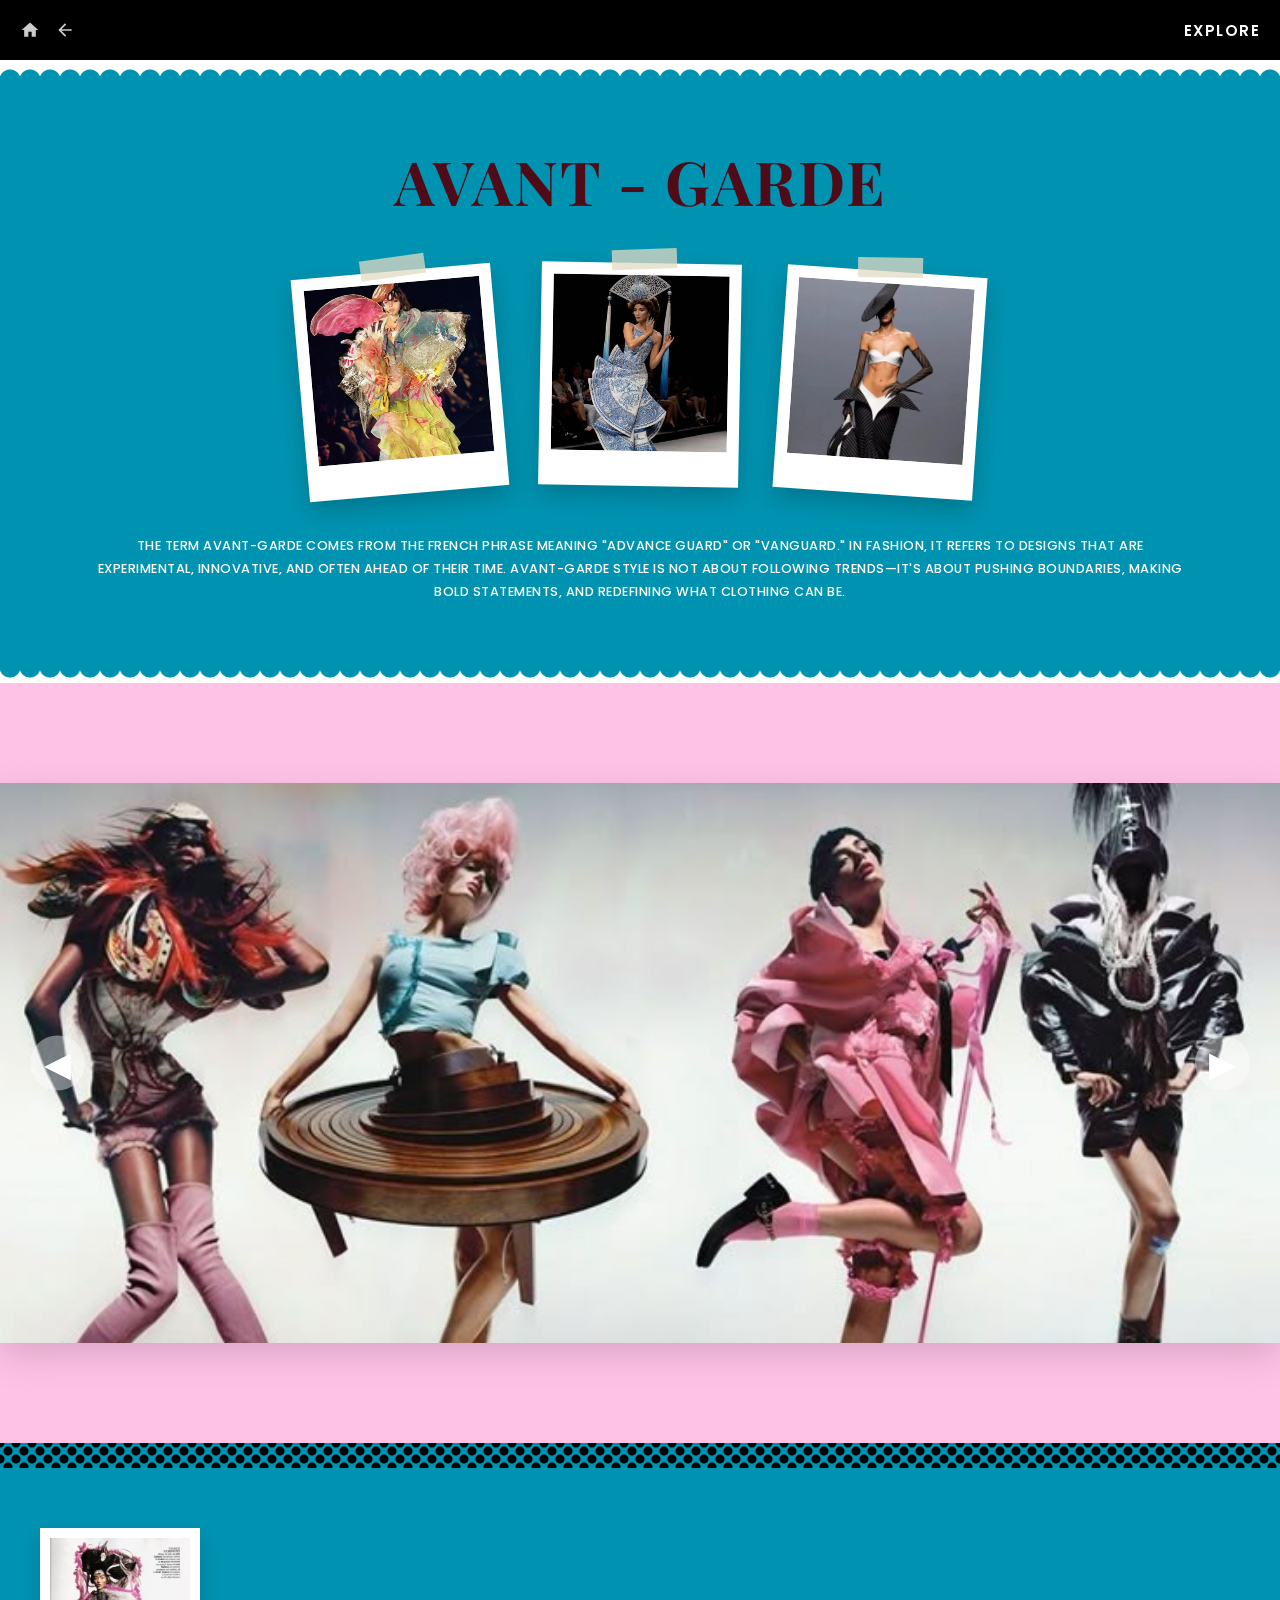
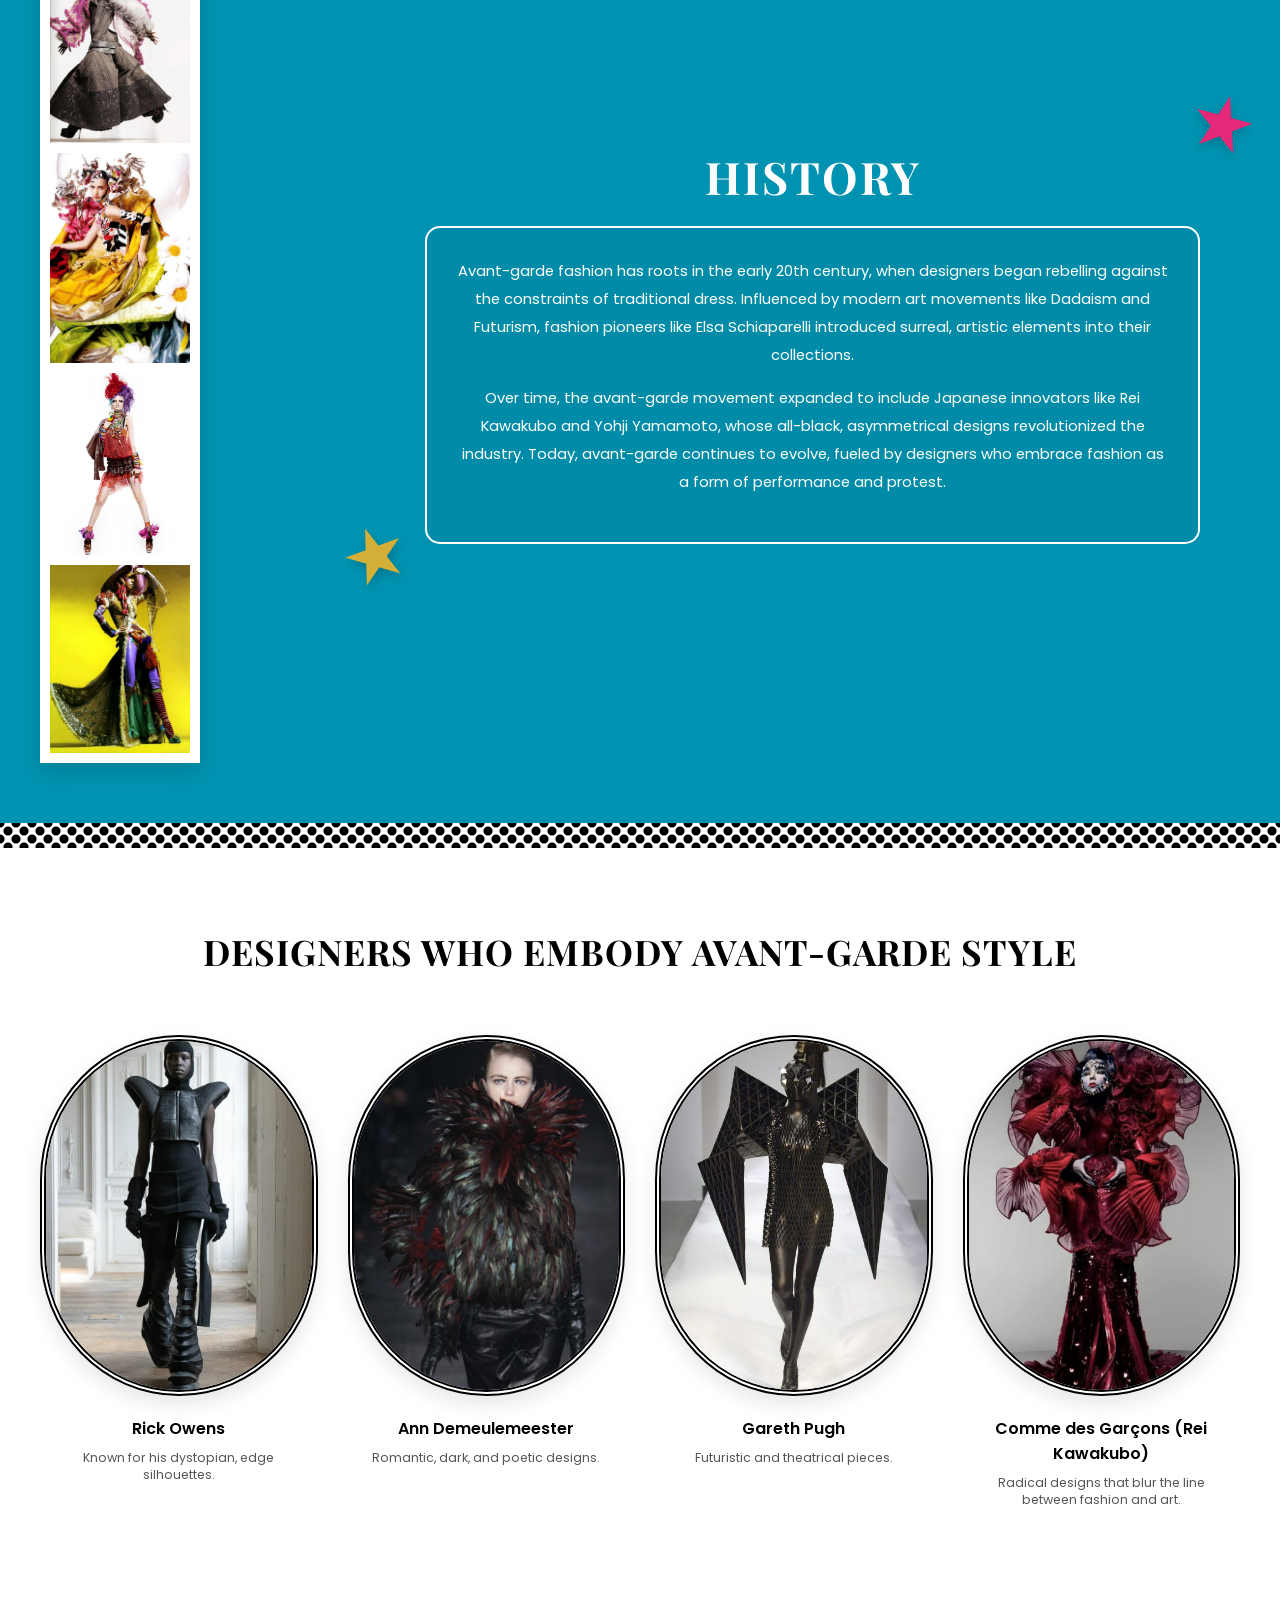
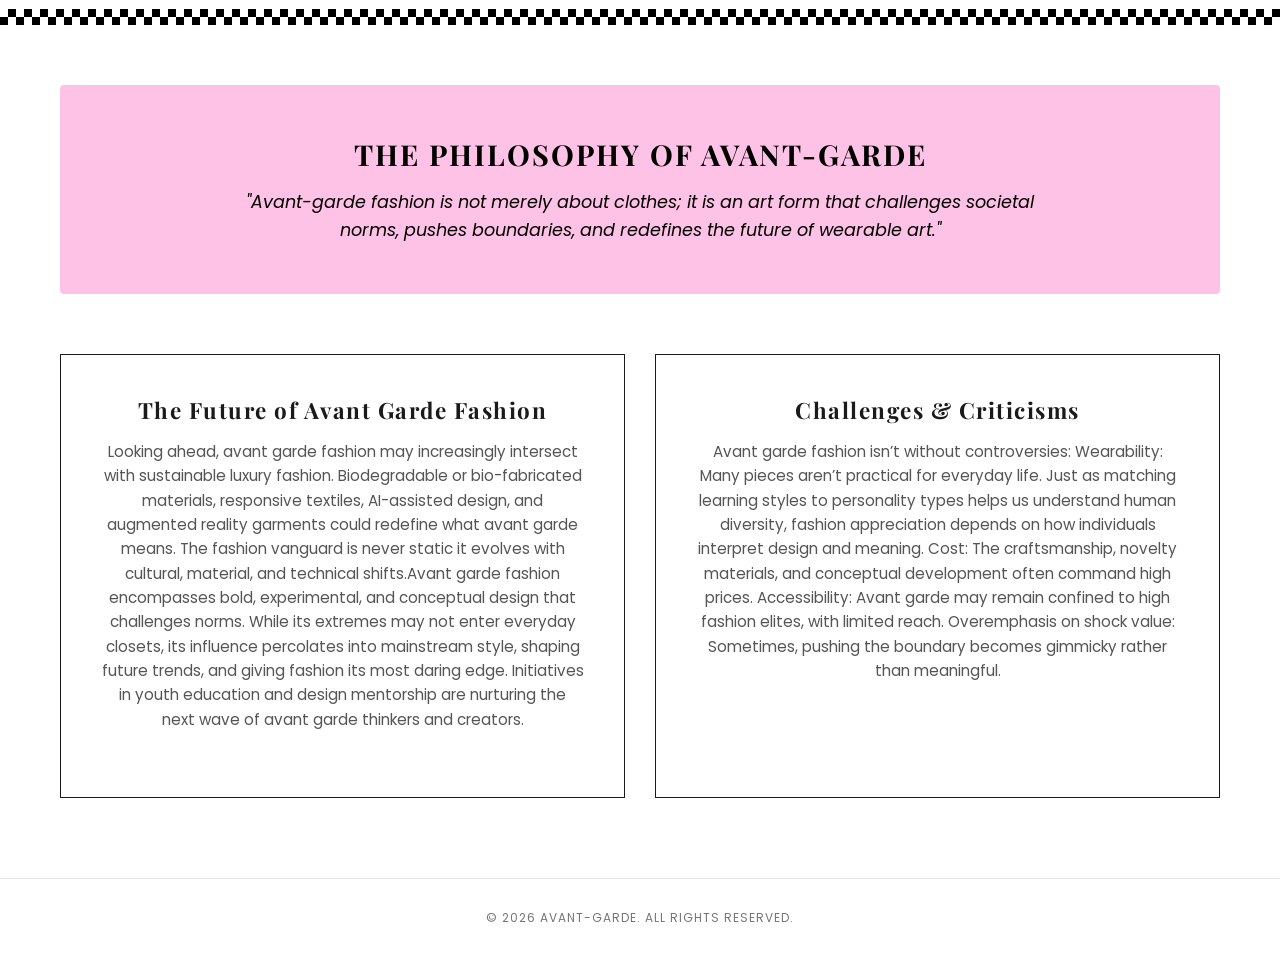
<file: avant-garde.html>
<!DOCTYPE html>
<html lang="en">
<head>
    <meta charset="UTF-8">
    <meta name="viewport" content="width=device-width, initial-scale=1.0">
    <title>Avant-Garde - The World of Fashion</title>
    <link rel="stylesheet" href="avant-garde.css">
    <link href="https://fonts.googleapis.com/css2?family=Playfair+Display:ital,wght@0,700;1,700&family=Poppins:wght@400;500;600&display=swap" rel="stylesheet">
</head>
<body>

    <!-- 1. TOP NAVIGATION BAR -->
    <header class="navbar">
        <div class="nav-container">
            <div class="nav-left">
                <a href="index.html" class="nav-btn" aria-label="Home">
                    <svg viewBox="0 0 24 24" width="20" height="20"><path d="M10 20v-6h4v6h5v-8h3L12 3 2 12h3v8z" fill="#fff"/></svg>
                </a>
                <a href="explore.html" class="nav-btn" aria-label="Back">
                    <svg viewBox="0 0 24 24" width="20" height="20"><path d="M20 11H7.83l5.59-5.59L12 4l-8 8 8 8 1.41-1.41L7.83 13H20v-2z" fill="#fff"/></svg>
                </a>
            </div>
            <a href="explore.html" class="nav-title">EXPLORE</a>
        </div>
    </header>

    <!-- 2. TEAL POLAROID TOP GALLERY -->
    <section class="gallery-top-section">
        <div class="torn-paper-top"></div>
        <h1 class="section-heading">AVANT - GARDE</h1>
        
        <div class="polaroid-row">
            <div class="polaroid-card rot-left">
                <div class="polaroid-img"><img src="pola1.jpg" alt="Avant-Garde Architectural Design"></div>
                <div class="tape"></div>
            </div>
            <div class="polaroid-card rot-straight">
                <div class="polaroid-img"><img src="pola2.jpg" alt="Avant-Garde Runway Segment"></div>
                <div class="tape"></div>
            </div>
            <div class="polaroid-card rot-right">
                <div class="polaroid-img"><img src="pola3.jpg" alt="Avant-Garde Sculptural Design"></div>
                <div class="tape"></div>
            </div>
        </div>

        <p class="intro-caption">
            THE TERM AVANT-GARDE COMES FROM THE FRENCH PHRASE MEANING "ADVANCE GUARD" OR "VANGUARD." IN FASHION, IT REFERS TO DESIGNS THAT ARE EXPERIMENTAL, INNOVATIVE, AND OFTEN AHEAD OF THEIR TIME. AVANT-GARDE STYLE IS NOT ABOUT FOLLOWING TRENDS—IT'S ABOUT PUSHING BOUNDARIES, MAKING BOLD STATEMENTS, AND REDEFINING WHAT CLOTHING CAN BE.
        </p>
        <div class="torn-paper-bottom"></div>
    </section>

    <!-- 3. CENTERED HERO 3-IMAGE SLIDER SECTION -->
    <section class="hero-carousel">
        <div class="carousel-container">
            <div class="carousel-track">
                <!-- Slide 1 (Active by default) -->
                <div class="carousel-slide active">
                    <img src="From The Archives_ Comme Des Garçons In Vogue.jpg" alt="Avant-Garde Look 1" class="carousel-img">
                </div>
                <!-- Slide 2 -->
                <div class="carousel-slide">
                    <img src="Lori Goldstein for Vogue Nippon.jpg" alt="Avant-Garde Look 2" class="carousel-img">
                </div>
                <!-- Slide 3 -->
                <div class="carousel-slide">
                    <img src="2003, “Asia Major” Collection, John Galliano for Dior Couture_ Photo by Tyen.jpg" alt="Avant-Garde Look 3" class="carousel-img">
                </div>
            </div>
            
            <!-- Vertically Centered Controls -->
            <button class="arrow arrow-left" aria-label="Previous Image">&#9664;</button>
            <button class="arrow arrow-right" aria-label="Next Image">&#9654;</button>
        </div>
    </section>

    <!-- 4. LACE DIVIDER & HISTORY TEXT CORNER -->
    <div class="lace-divider-top"></div>
    <section class="history-section-teal">
        <div class="history-teal-container">
            
            <!-- Left Side Stacked Multi-Frame Column -->
            <div class="stacked-images-column">
                <div class="stack-frame"><img src="pola4.jpg" alt="Archival Look 1"></div>
                <div class="stack-frame"><img src="pola5.jpg" alt="Archival Look 2"></div>
                <div class="stack-frame"><img src="pola6.jpg" alt="Archival Look 3"></div>
                <div class="stack-frame"><img src="pola7.jpg" alt="Archival Look 4"></div>
            </div>

            <!-- Styled Ornate Historical Content Frame -->
            <div class="ornate-history-box">
                <!-- Decorative Graphic Stars -->
                <div class="star pink-star">&#9733;</div>
                <div class="star gold-star">&#9733;</div>
                
                <h2 class="history-title-inline">HISTORY</h2>
                <div class="ornate-frame-border">
                    <p>Avant-garde fashion has roots in the early 20th century, when designers began rebelling against the constraints of traditional dress. Influenced by modern art movements like Dadaism and Futurism, fashion pioneers like Elsa Schiaparelli introduced surreal, artistic elements into their collections.</p>
                    <p>Over time, the avant-garde movement expanded to include Japanese innovators like Rei Kawakubo and Yohji Yamamoto, whose all-black, asymmetrical designs revolutionized the industry. Today, avant-garde continues to evolve, fueled by designers who embrace fashion as a form of performance and protest.</p>
                </div>
            </div>
            
        </div>
    </section>
    <div class="lace-divider-bottom"></div>

    <!-- 5. FEATURED DESIGNERS SECTION -->
    <section class="designers-section">
        <h2 class="designers-main-heading">DESIGNERS WHO EMBODY AVANT-GARDE STYLE</h2>
        
        <div class="designers-grid">
            <!-- Designer 1 -->
            <div class="designer-card">
                <div class="circular-oval-frame">
                    <img src="Rick Owens Fall 2024 Ready-to-Wear Collection.jpg" alt="Rick Owens look">
                </div>
                <h3>Rick Owens</h3>
                <p>Known for his dystopian, edge silhouettes.</p>
            </div>
            
            <!-- Designer 2 -->
            <div class="designer-card">
                <div class="circular-oval-frame">
                    <img src="forever - Ann Demeulemeester F_W 2010_11.jpg" alt="Ann Demeulemeester look">
                </div>
                <h3>Ann Demeulemeester</h3>
                <p>Romantic, dark, and poetic designs.</p>
            </div>
            
            <!-- Designer 3 -->
            <div class="designer-card">
                <div class="circular-oval-frame">
                    <img src="Gareth Pugh Spring Summer  2007 Collection.jpg" alt="Gareth Pugh look">
                </div>
                <h3>Gareth Pugh</h3>
                <p>Futuristic and theatrical pieces.</p>
            </div>
            
            <!-- Designer 4 -->
            <div class="designer-card">
                <div class="circular-oval-frame">
                    <img src="download (34).jpg" alt="Comme des Garçons look">
                </div>
                <h3>Comme des Garçons (Rei Kawakubo)</h3>
                <p>Radical designs that blur the line between fashion and art.</p>
            </div>
        </div>
    </section>
    <!-- BAHAGIAN TAMBAHAN BAWAH (EXTENDED SECTION) -->
<section class="footer-extension">
    <!-- Garis Corak Chequerboard / Papan Catur -->
    <div class="checker-divider"></div>

    <div class="extension-container">
        <!-- Kotak Falsafah / Quote Avant-Garde -->
        <div class="quote-card">
            <h2>THE PHILOSOPHY OF AVANT-GARDE</h2>
            <p>"Avant-garde fashion is not merely about clothes; it is an art form that challenges societal norms, pushes boundaries, and redefines the future of wearable art."</p>
        </div>

        <!-- Kad Rangkaian / Navigasi Ringkas -->
        <div class="explore-grid">
            <div class="explore-card">
                <h3>The Future of Avant Garde Fashion</h3>
                <p>Looking ahead, avant garde fashion may increasingly intersect with sustainable luxury fashion. Biodegradable or bio-fabricated materials, responsive textiles, AI-assisted design, and augmented reality garments could redefine what avant garde means. The fashion vanguard is never static it evolves with cultural, material, and technical shifts.Avant garde fashion encompasses bold, experimental, and conceptual design that challenges norms. While its extremes may not enter everyday closets, its influence percolates into mainstream style, shaping future trends, and giving fashion its most daring edge. Initiatives in youth education and design mentorship are nurturing the next wave of avant garde thinkers and creators.</p>

            </div>

            <div class="explore-card">
                <h3>Challenges & Criticisms</h3>
                <p>Avant garde fashion isn’t without controversies:

Wearability: Many pieces aren’t practical for everyday life. Just as matching learning styles to personality types helps us understand human diversity, fashion appreciation depends on how individuals interpret design and meaning.
Cost: The craftsmanship, novelty materials, and conceptual development often command high prices.
Accessibility: Avant garde may remain confined to high fashion elites, with limited reach.
Overemphasis on shock value: Sometimes, pushing the boundary becomes gimmicky rather than meaningful.</p>

            
            </div>
        </div>
    </div>

    <!-- Footer Laman Web -->
    <footer class="site-footer">
        <p>&copy; 2026 AVANT-GARDE. ALL RIGHTS RESERVED.</p>
    </footer>
</section>

    <!-- External Slider Script -->
    <script src="slider.js"></script>
</body>
</html>
</file>
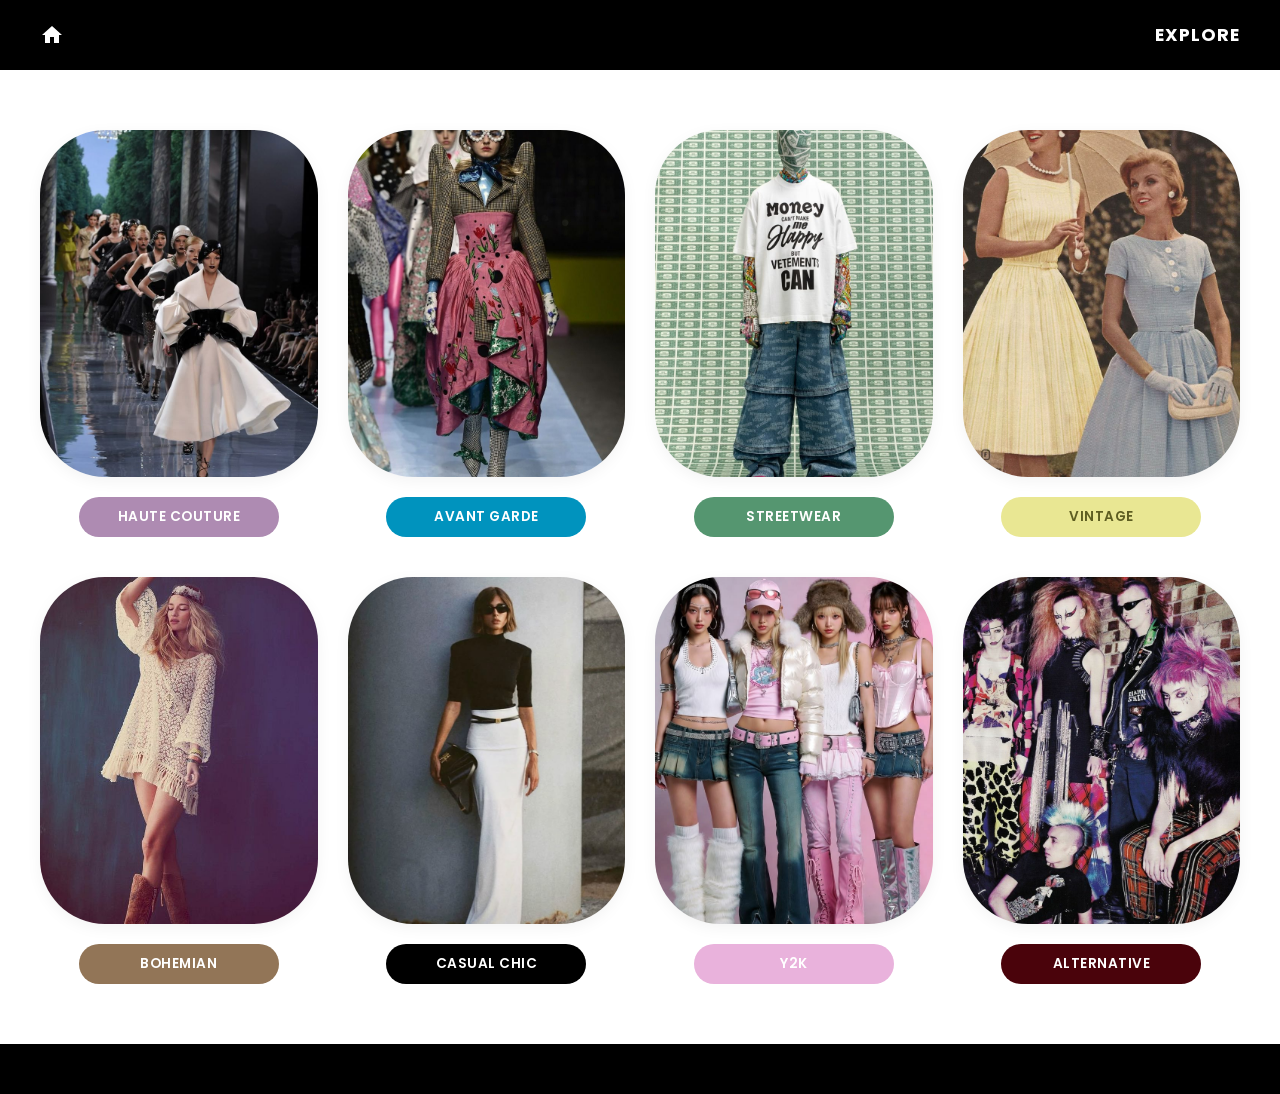
<file: explore.html>
<!DOCTYPE html>
<html lang="en">
<head>
    <meta charset="UTF-8">
    <meta name="viewport" content="width=device-width, initial-scale=1.0">
    <title>Explore Fashion Styles</title>
    <link rel="stylesheet" href="explore.css">
    <!-- Google Fonts for clean typography -->
    <link href="https://fonts.googleapis.com/css2?family=Poppins:wght@400;600;700&display=swap" rel="stylesheet">
</head>
<body>

    <!-- TOP NAVIGATION BAR -->
    <header class="navbar">
        <div class="nav-container">
            <!-- Simple Home Icon using SVG -->
            <a href="index.html" class="home-icon" aria-label="Go to Home">
                <svg viewBox="0 0 24 24" width="24" height="24">
                    <path d="M10 20v-6h4v6h5v-8h3L12 3 2 12h3v8z" fill="#ffffff"/>
                </svg>
            </a>
            <span class="nav-title">EXPLORE</span>
        </div>
    </header>

    <!-- EXPLORE GRID SECTION -->
    <main class="explore-section">
        <div class="explore-grid">
            
            <!-- Row 1, Card 1: Haute Couture -->
            <div class="explore-card">
                <div class="image-wrapper">
                    <img src="haute couture.jpg" alt="Haute Couture Style">
                </div>
                <a href="haute-couture.html" class="style-pill pill-couture">HAUTE COUTURE</a>
            </div>

            <!-- Row 1, Card 2: Avant Garde -->
            <div class="explore-card">
                <div class="image-wrapper">
                    <img src="avant.jpg" alt="Avant Garde Style">
                </div>
                <a href="avant-garde.html" class="style-pill pill-avantgarde">AVANT GARDE</a>
            </div>

            <!-- Row 1, Card 3: Streetwear -->
            <div class="explore-card">
                <div class="image-wrapper">
                    <img src="streetwear.jpg" alt="Streetwear Style">
                </div>
                <a href="streetwear.html" class="style-pill pill-streetwear">STREETWEAR</a>
            </div>

            <!-- Row 1, Card 4: Vintage & Retro -->
            <div class="explore-card">
                <div class="image-wrapper">
                    <img src="vintage.jpg" alt="Vintage Style">
                </div>
                <a href="vintage.html" class="style-pill pill-vintage">VINTAGE</a>
            </div>

            <!-- Row 2, Card 1: Bohemian -->
            <div class="explore-card">
                <div class="image-wrapper">
                    <img src="boho.jpg" alt="Bohemian Style">
                </div>
                <a href="bohemian.html" class="style-pill pill-bohemian">BOHEMIAN</a>
            </div>

            <!-- Row 2, Card 2: Casual Chic -->
            <div class="explore-card">
                <div class="image-wrapper">
                    <img src="chic.jpg" alt="Casual Chic Style">
                </div>
                <a href="casual-chic.html" class="style-pill pill-casual">CASUAL CHIC</a>
            </div>

            <!-- Row 2, Card 3: Y2K -->
            <div class="explore-card">
                <div class="image-wrapper">
                    <img src="y2k.jpg" alt="Y2K Style">
                </div>
                <a href="y2k.html" class="style-pill pill-y2k">Y2K</a>
            </div>

            <!-- Row 2, Card 4: Alternative -->
            <div class="explore-card">
                <div class="image-wrapper">
                    <img src="alt.jpg" alt="Alternative Style">
                </div>
                <a href="alternative.html" class="style-pill pill-alternative">ALTERNATIVE</a>
            </div>

        </div>
    </main>

    <!-- FOOTER ACCENT -->
    <footer class="footer-accent"></footer>

</body>
</html>
</file>
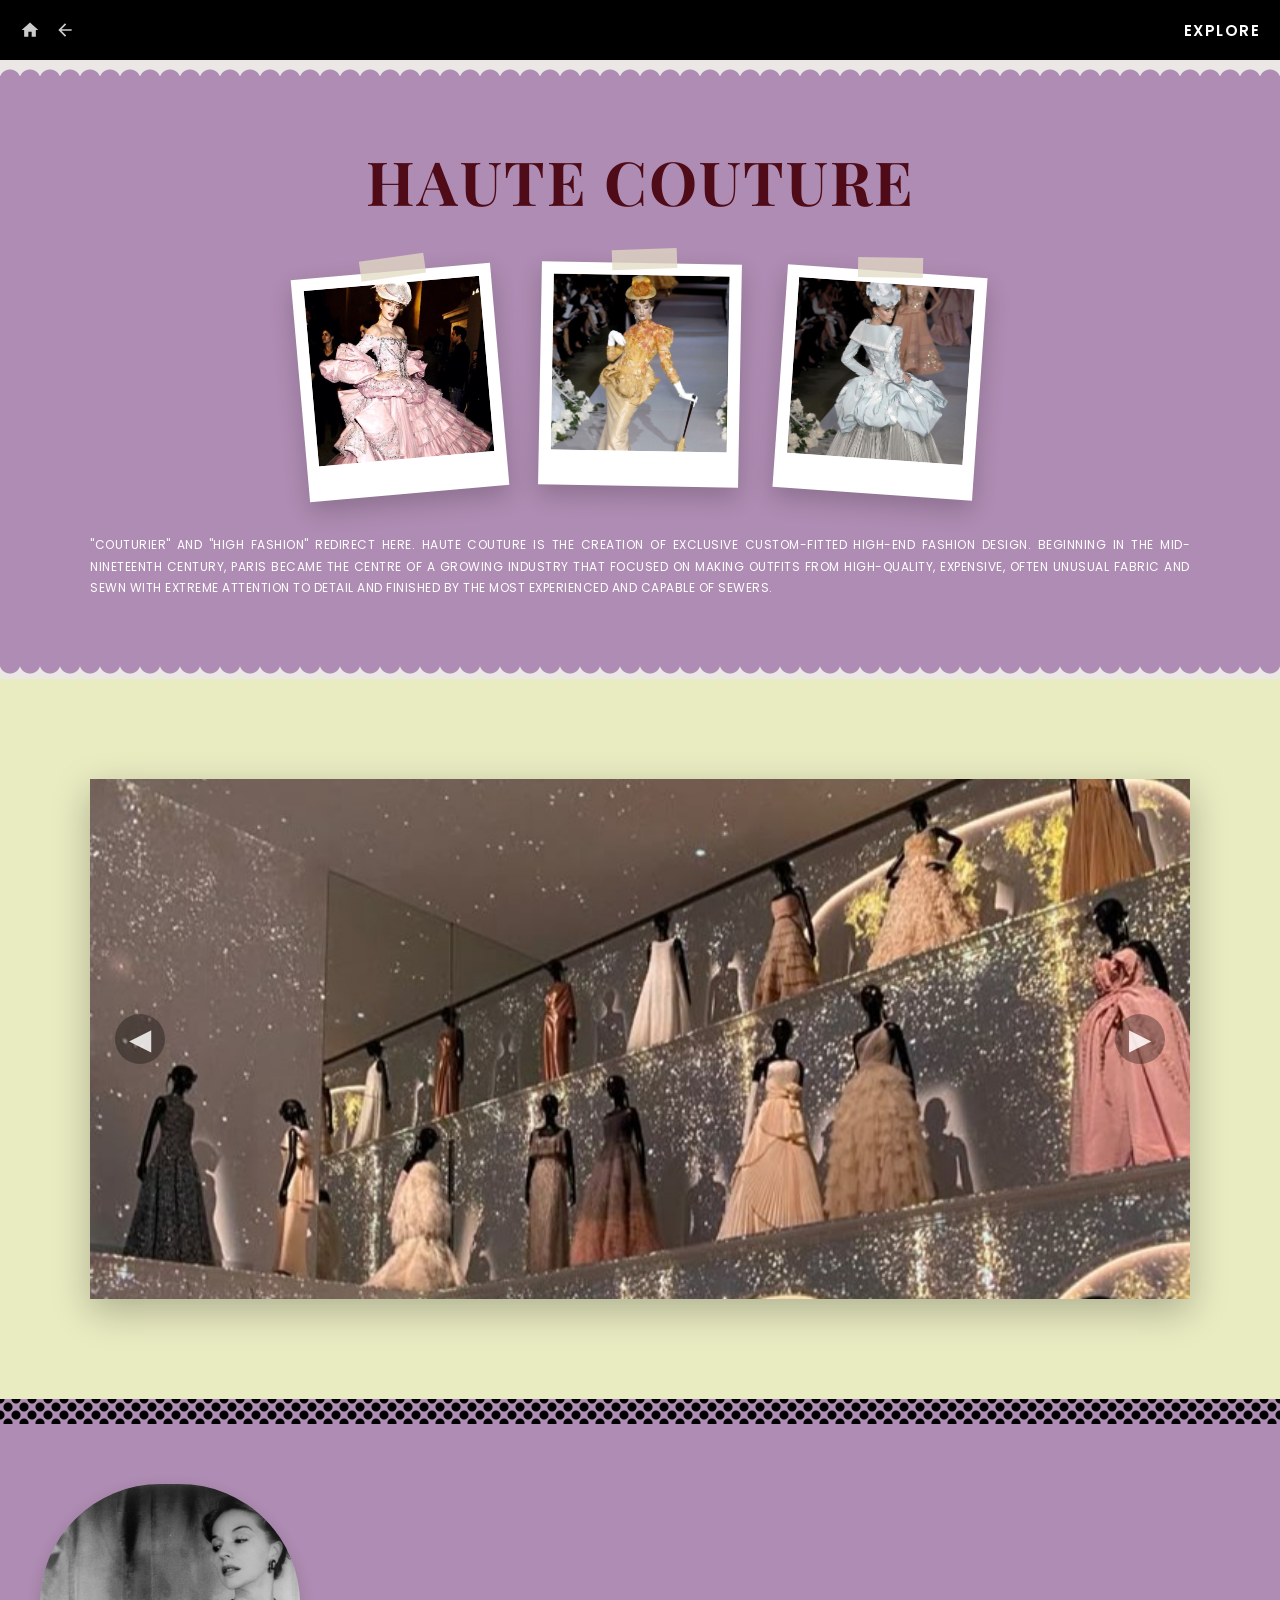
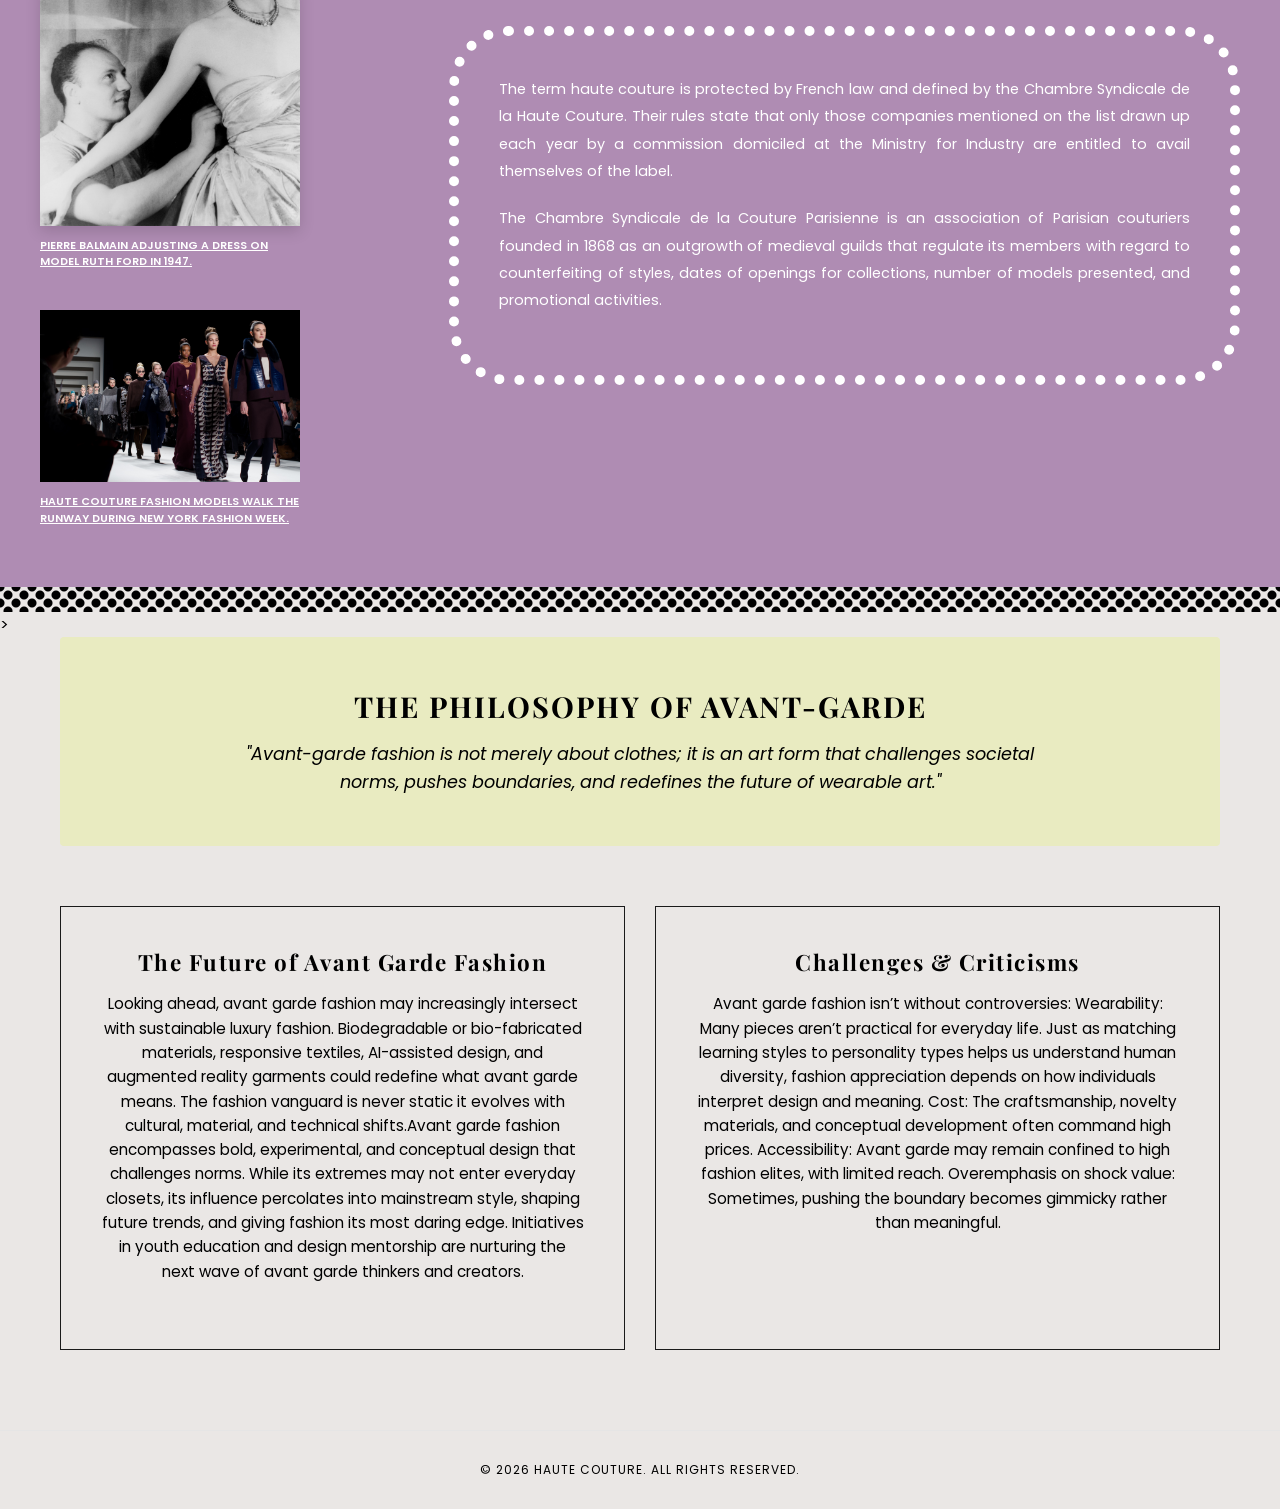
<file: haute-couture.html>
<!DOCTYPE html>
<html lang="en">
<head>
    <meta charset="UTF-8">
    <meta name="viewport" content="width=device-width, initial-scale=1.0">
    <title>Haute Couture - The World of Fashion</title>
    <link rel="stylesheet" href="haute-couture.css">
    <link href="https://fonts.googleapis.com/css2?family=Playfair+Display:ital,wght@0,700;1,700&family=Poppins:wght@400;500;600&display=swap" rel="stylesheet">
    <style>
    /* Paksa semua teks dalam kawasan history menjadi hitam */
    .history-section, 
    .history-section *, 
    .history-card, 
    .history-card p {
        color: #000000 !important;
    }

    /* Pastikan kotak putih wujud supaya teks nampak jelas */
    .history-card {
        background-color: #ffffff !important;
        padding: 30px;
        border-radius: 4px;
        box-shadow: 0 4px 15px rgba(0,0,0,0.1);
    }
</style>
</head>
<body>

    <!-- 1. TOP NAVIGATION BAR -->
    <header class="navbar">
        <div class="nav-container">
            <div class="nav-left">
                <a href="index.html" class="nav-btn" aria-label="Home">
                    <svg viewBox="0 0 24 24" width="20" height="20"><path d="M10 20v-6h4v6h5v-8h3L12 3 2 12h3v8z" fill="#fff"/></svg>
                </a>
                <a href="explore.html" class="nav-btn" aria-label="Back">
                    <svg viewBox="0 0 24 24" width="20" height="20"><path d="M20 11H7.83l5.59-5.59L12 4l-8 8 8 8 1.41-1.41L7.83 13H20v-2z" fill="#fff"/></svg>
                </a>
            </div>
            <a href="explore.html" class="nav-title">EXPLORE</a>
        </div>
    </header>

    <!-- 2. MAUVE POLAROID TOP GALLERY -->
    <section class="gallery-top-section">
        <div class="torn-paper-top"></div>
        <h1 class="section-heading">HAUTE COUTURE</h1>
        
        <div class="polaroid-row">
            <div class="polaroid-card rot-left">
                <div class="polaroid-img"><img src="hmg1(1).jpg" alt="Historical Gown"></div>
                <div class="tape"></div>
            </div>
            <div class="polaroid-card rot-straight">
                <div class="polaroid-img"><img src="hmg2(2).jpg" alt="Runway Walk"></div>
                <div class="tape"></div>
            </div>
            <div class="polaroid-card rot-right">
                <div class="polaroid-img"><img src="hmg3(3).jpg" alt="Classic Couture Studio"></div>
                <div class="tape"></div>
            </div>
        </div>

        <p class="intro-caption">
            "COUTURIER" AND "HIGH FASHION" REDIRECT HERE. HAUTE COUTURE IS THE CREATION OF EXCLUSIVE CUSTOM-FITTED HIGH-END FASHION DESIGN. BEGINNING IN THE MID-NINETEENTH CENTURY, PARIS BECAME THE CENTRE OF A GROWING INDUSTRY THAT FOCUSED ON MAKING OUTFITS FROM HIGH-QUALITY, EXPENSIVE, OFTEN UNUSUAL FABRIC AND SEWN WITH EXTREME ATTENTION TO DETAIL AND FINISHED BY THE MOST EXPERIENCED AND CAPABLE OF SEWERS.
        </p>
        <div class="torn-paper-bottom"></div>
    </section>

    <!-- 3. CENTERED HERO 3-IMAGE SLIDER SECTION -->
    <section class="hero-carousel">
        <div class="carousel-container">
            <div class="carousel-track">
                <!-- Slide 1 (Active by default) -->
                <div class="carousel-slide active">
                    <img src="banner.jpg" alt="Featured Haute Couture Runway Look 1" class="carousel-img">
                </div>
                <!-- Slide 2 -->
                <div class="carousel-slide">
                    <img src="banner2.jpg" alt="Featured Haute Couture Runway Look 2" class="carousel-img">
                </div>
                <!-- Slide 3 -->
                <div class="carousel-slide">
                    <img src="download (32).jpg" alt="Featured Haute Couture Runway Look 3" class="carousel-img">
                </div>
            </div>
            
            <!-- Vertically Centered Arrow UI Controls -->
            <button class="arrow arrow-left" aria-label="Previous Image">&#9664;</button>
            <button class="arrow arrow-right" aria-label="Next Image">&#9654;</button>
        </div>
    </section>

    <!-- 4. LACE DIVIDER & PEARL DESCRIPTION SECTION -->
    <div class="lace-divider-top"></div>
    <section class="pearl-section">
        <div class="pearl-container">
            <div class="mini-column">
                <div class="mini-card">
                    <div class="arch-image-wrapper">
                        <img src="Pierre_Balmain_and_Ruth_Ford,_photographed_by_Carl_Van_Vechten,_November_9,_1947.jpg" alt="Pierre Balmain 1947">
                    </div>
                    <p class="mini-caption">PIERRE BALMAIN ADJUSTING A DRESS ON MODEL RUTH FORD IN 1947.</p>
                </div>
                <div class="mini-card">
                    <img src="Carolina_Herrera_AW14_12.jpg" alt="Modern Runway">
                    <p class="mini-caption">HAUTE COUTURE FASHION MODELS WALK THE RUNWAY DURING NEW YORK FASHION WEEK.</p>
                </div>
                
            </div>

            <div class="pearl-frame-box">
                <div class="pearl-border"></div>
                <div class="pearl-text-content">
                    <p>The term haute couture is protected by French law and defined by the Chambre Syndicale de la Haute Couture. Their rules state that only those companies mentioned on the list drawn up each year by a commission domiciled at the Ministry for Industry are entitled to avail themselves of the label.</p>
                    <p>The Chambre Syndicale de la Couture Parisienne is an association of Parisian couturiers founded in 1868 as an outgrowth of medieval guilds that regulate its members with regard to counterfeiting of styles, dates of openings for collections, number of models presented, and promotional activities.</p>
                </div>
            </div>
        </div>
    </section>
    <div class="lace-divider-bottom"></div>

    <!-- 5. ARCHIVAL HISTORY GRID -->
    <section class="history-section">
        >
           <div class="extension-container">
        <!-- Kotak Falsafah / Quote Avant-Garde -->
        <div class="quote-card">
            <h2>THE PHILOSOPHY OF AVANT-GARDE</h2>
            <p>"Avant-garde fashion is not merely about clothes; it is an art form that challenges societal norms, pushes boundaries, and redefines the future of wearable art."</p>
        </div>

        <!-- Kad Rangkaian / Navigasi Ringkas -->
        <div class="explore-grid">
            <div class="explore-card">
                <h3>The Future of Avant Garde Fashion</h3>
                <p>Looking ahead, avant garde fashion may increasingly intersect with sustainable luxury fashion. Biodegradable or bio-fabricated materials, responsive textiles, AI-assisted design, and augmented reality garments could redefine what avant garde means. The fashion vanguard is never static it evolves with cultural, material, and technical shifts.Avant garde fashion encompasses bold, experimental, and conceptual design that challenges norms. While its extremes may not enter everyday closets, its influence percolates into mainstream style, shaping future trends, and giving fashion its most daring edge. Initiatives in youth education and design mentorship are nurturing the next wave of avant garde thinkers and creators.</p>

            </div>

            <div class="explore-card">
                <h3>Challenges & Criticisms</h3>
                <p>Avant garde fashion isn’t without controversies:

Wearability: Many pieces aren’t practical for everyday life. Just as matching learning styles to personality types helps us understand human diversity, fashion appreciation depends on how individuals interpret design and meaning.
Cost: The craftsmanship, novelty materials, and conceptual development often command high prices.
Accessibility: Avant garde may remain confined to high fashion elites, with limited reach.
Overemphasis on shock value: Sometimes, pushing the boundary becomes gimmicky rather than meaningful.</p>

            
            </div>
        </div>
    </div>

    <!-- Footer Laman Web -->
    <footer class="site-footer">
        <p>&copy; 2026 HAUTE COUTURE. ALL RIGHTS RESERVED.</p>
    </footer>
</section>

    <!-- Connect External Slider Javascript Logic -->
    <script src="slider.js"></script>
</body>
</html>
</file>
<file: avant-garde.css>
/* --- RESET & TEMPLATE GLOBALS --- */
* {
    margin: 0;
    padding: 0;
    box-sizing: border-box;
}

body {
    font-family: 'Poppins', sans-serif;
    background-color: #ffffff;
    color: #ffffff;
    overflow-x: hidden;
}

/* --- 1. NAVBAR STYLING --- */
.navbar {
    background-color: #000000;
    height: 60px;
    display: flex;
    align-items: center;
    padding: 0 20px;
    position: sticky;
    top: 0;
    z-index: 100;
}

.nav-container {
    width: 100%;
    max-width: 1400px;
    margin: 0 auto;
    display: flex;
    justify-content: space-between;
    align-items: center;
}

.nav-left {
    display: flex;
    gap: 15px;
}

.nav-btn {
    display: flex;
    align-items: center;
    text-decoration: none;
    opacity: 0.8;
}

.nav-btn:hover { opacity: 1; }

.nav-title {
    color: #ffffff;
    font-weight: 600;
    font-size: 0.95rem;
    letter-spacing: 1.5px;
    text-decoration: none;
}

/* --- 2. VIVID TEAL TOP GALLERY BANNER --- */
.gallery-top-section {
    background-color: #0093b1; /* Vibrant cyan/teal from template */
    padding: 80px 40px;
    position: relative;
    text-align: center;
}

.torn-paper-top {
    position: absolute;
    top: 0;
    left: 0;
    width: 100%;
    height: 16px;
    background: radial-gradient(circle at 50% 100%, transparent 10px, #ffffff 11px);
    background-size: 20px 20px;
}

.torn-paper-bottom {
    position: absolute;
    bottom: 0;
    left: 0;
    width: 100%;
    height: 16px;
    background: radial-gradient(circle at 50% 0%, transparent 10px, #ffffff 11px);
    background-size: 20px 20px;
}

.section-heading {
    font-family: 'Playfair Display', serif;
    font-size: clamp(2.2rem, 5vw, 3.8rem);
    letter-spacing: 2px;
    margin-bottom: 50px;
    color: #4f0c18; /* Dark maroon typography contrast */
    font-weight: 700;
}

.polaroid-row {
    display: flex;
    justify-content: center;
    align-items: center;
    gap: 40px;
    margin-bottom: 40px;
    flex-wrap: wrap;
}

.polaroid-card {
    background-color: #ffffff;
    padding: 12px 12px 35px 12px;
    box-shadow: 0 10px 25px rgba(0, 0, 0, 0.2);
    position: relative;
    width: 200px;
}

.polaroid-img {
    width: 100%;
    aspect-ratio: 1 / 1;
    overflow: hidden;
}

.polaroid-img img {
    width: 100%;
    height: 100%;
    object-fit: cover;
}

.rot-left { transform: rotate(-5deg); }
.rot-straight { transform: rotate(1deg); top: -8px; }
.rot-right { transform: rotate(4deg); }

.tape {
    position: absolute;
    top: -14px;
    left: 35%;
    width: 65px;
    height: 20px;
    background-color: rgba(226, 218, 195, 0.75);
    transform: rotate(-3deg);
}

.intro-caption {
    max-width: 1100px;
    margin: 40px auto 0 auto;
    font-size: 0.8rem;
    line-height: 1.8;
    letter-spacing: 0.5px;
    text-align: center;
    font-weight: 500;
}

/* --- 3. WIDE BANNER HERO SLIDER CONTROLS --- */
.hero-carousel {
    padding: 100px 0; /* Clear vertical width padding spaces */
    display: flex;
    justify-content: center;
    background-color: #ffc2e7;
}

.carousel-container {
    position: relative;
    width: 100%;
    max-width: 1400px; /* Full structural screen layout span */
    box-shadow: 0 12px 35px rgba(0, 0, 0, 0.15);
}

.carousel-track {
    position: relative;
    width: 100%;
    display: grid;
    grid-template-areas: "slide";
    overflow: hidden;
}

.carousel-slide {
    grid-area: slide;
    width: 100%;
    opacity: 0;
    visibility: hidden;
    transition: opacity 0.5s ease-in-out, visibility 0.5s ease-in-out;
    z-index: 1;
}

.carousel-slide.active {
    opacity: 1;
    visibility: visible;
    z-index: 2;
}

.carousel-img {
    width: 100%;
    height: 560px;
    object-fit: cover;
    display: block;
}

/* Perfect Dead Centered Arrows */
.arrow {
    position: absolute;
    top: 50%;
    transform: translateY(-50%);
    background: rgba(255, 255, 255, 0.4);
    border: none;
    color: #ffffff;
    font-size: 2.2rem;
    cursor: pointer;
    transition: transform 0.2s, background-color 0.2s;
    width: 55px;
    height: 55px;
    display: flex;
    align-items: center;
    justify-content: center;
    border-radius: 50%;
    z-index: 10;
}

.arrow:hover {
    background: rgba(255, 255, 255, 0.8);
    color: #0093b1;
    transform: translateY(-50%) scale(1.1);
}

.arrow-left { left: 30px; }
.arrow-right { right: 30px; }

/* --- 4. LACE SEPARATORS & HISTORY REGION --- */
.history-section-teal {
    background-color: #0093b1;
    padding: 60px 40px;
    position: relative;
}

.lace-divider-top {
    height: 25px;
    background: radial-gradient(circle, #000 4px, transparent 5px), 
                radial-gradient(circle, #000 4px, transparent 5px);
    background-size: 16px 16px;
    background-position: 0 0, 8px 8px;
    background-color: #0093b1;
}

.lace-divider-bottom {
    height: 25px;
    background: radial-gradient(circle, #000 4px, transparent 5px), 
                radial-gradient(circle, #000 4px, transparent 5px);
    background-size: 16px 16px;
    background-position: 0 0, 8px 8px;
    background-color: #ffffff;
}

.history-teal-container {
    max-width: 1200px;
    margin: 0 auto;
    display: grid;
    grid-template-columns: 1fr 3fr;
    gap: 60px;
    align-items: center;
}

/* Left Stacked Column */
.stacked-images-column {
    background-color: #ffffff;
    padding: 10px;
    display: flex;
    flex-direction: column;
    gap: 10px;
    box-shadow: 0 8px 20px rgba(0,0,0,0.15);
    max-width: 160px;
}

.stack-frame img {
    width: 100%;
    display: block;
}

/* Ornate Text Frame Box & Graphic Stars Elements */
.ornate-history-box {
    position: relative;
    padding: 40px;
}

.star {
    position: absolute;
    font-size: 4rem;
    font-weight: bold;
    user-select: none;
}
.pink-star { color: #e5287a; right: -10px; top: -30px; transform: rotate(15deg); text-shadow: 0 4px 10px rgba(0,0,0,0.2); }
.gold-star { color: #d4af37; left: -40px; bottom: -20px; transform: rotate(-20deg); text-shadow: 0 4px 10px rgba(0,0,0,0.2); }

.history-title-inline {
    font-family: 'Playfair Display', serif;
    font-size: 2.8rem;
    letter-spacing: 2px;
    margin-bottom: 20px;
    color: #ffffff;
    text-align: center;
}

.ornate-frame-border {
    border: 2px solid #ffffff;
    border-radius: 15px;
    padding: 30px;
    line-height: 1.9;
    font-size: 0.92rem;
    text-align: center;
    background: rgba(0, 0, 0, 0.05);
}

.ornate-frame-border p { margin-bottom: 15px; }

/* --- 5. BOTTOM FEATURED DESIGNERS COLLAGE --- */
.designers-section {
    padding: 80px 40px;
    background-color: #ffffff;
    color: #000000;
}

.designers-main-heading {
    text-align: center;
    font-family: 'Playfair Display', serif;
    font-size: 2.2rem;
    margin-bottom: 60px;
    letter-spacing: 1px;
}

.designers-grid {
    max-width: 1300px;
    margin: 0 auto;
    display: grid;
    grid-template-columns: repeat(4, 1fr);
    gap: 30px;
}

.designer-card {
    text-align: center;
}

/* Beautiful Oval/Circular Beaded Frames from Layout Template */
.circular-oval-frame {
    width: 100%;
    aspect-ratio: 1 / 1.3;
    border: 6px double #000000;
    border-radius: 50% / 40%;
    overflow: hidden;
    margin-bottom: 20px;
    box-shadow: 0 8px 20px rgba(0,0,0,0.1);
}

.circular-oval-frame img {
    width: 100%;
    height: 100%;
    object-fit: cover;
}

.designer-card h3 {
    font-size: 1rem;
    margin-bottom: 8px;
    font-weight: 600;
}

.designer-card p {
    font-size: 0.78rem;
    color: #555555;
    line-height: 1.4;
    padding: 0 10px;
}

/* --- RESPONSIVE ADJUSTMENTS --- */
@media (max-width: 1024px) {
    .designers-grid { grid-template-columns: repeat(2, 1fr); gap: 40px; }
}
/* --- BAHAGIAN TAMBAHAN BAWAH --- */
.footer-extension {
    background-color: #ffffff;
    width: 100%;
    padding-top: 20px;
}

/* Pembahagi Corak Papan Catur (Chequerboard Pattern) */
.checker-divider {
    height: 16px;
    width: 100%;
    background-image: linear-gradient(45deg, #000 25%, transparent 25%), 
                      linear-gradient(-45deg, #000 25%, transparent 25%), 
                      linear-gradient(45deg, transparent 75%, #000 75%), 
                      linear-gradient(-45deg, transparent 75%, #000 75%);
    background-size: 16px 16px;
    background-position: 0 0, 0 8px, 8px -8px, -8px 0px;
    margin-bottom: 60px;
}

/* Bekas Utama */
.extension-container {
    max-width: 1200px;
    margin: 0 auto;
    padding: 0 20px 80px 20px;
}

/* Kotak Quote / Falsafah */
.quote-card {
    background-color: #ffc2e7; /* Warna Teal (sepadan dengan tema atas) */
    color: black;
    padding: 50px 40px;
    text-align: center;
    border-radius: 4px;
    margin-bottom: 60px;
}

.quote-card h2 {
    font-family: 'Playfair Display', Georgia, serif;
    font-size: 1.8rem;
    letter-spacing: 2px;
    margin-bottom: 15px;
}

.quote-card p {
    font-size: 1.1rem;
    font-style: italic;
    max-width: 800px;
    margin: 0 auto;
    line-height: 1.6;
}

/* Grid Dua Kolum */
.explore-grid {
    display: grid;
    grid-template-columns: 1fr 1fr;
    gap: 30px;
}

.explore-card {
    border: 1px solid #1a1a1a;
    padding: 40px;
    text-align: center;
    transition: transform 0.3s ease, box-shadow 0.3s ease;
}

.explore-card:hover {
    transform: translateY(-5px);
    box-shadow: 0 10px 20px rgba(0,0,0,0.08);
}

.explore-card h3 {
    font-family: 'Playfair Display', Georgia, serif;
    font-size: 1.4rem;
    letter-spacing: 1.5px;
    margin-bottom: 15px;
    color: #1a1a1a;
}

.explore-card p {
    font-size: 0.95rem;
    color: #555555;
    line-height: 1.6;
    margin-bottom: 25px;
}

.btn-link {
    display: inline-block;
    font-size: 0.85rem;
    font-weight: 700;
    color: #1a1a1a;
    text-decoration: none;
    letter-spacing: 1px;
    border-bottom: 2px solid #1a1a1a;
    padding-bottom: 4px;
    transition: opacity 0.2s ease;
}

.btn-link:hover {
    opacity: 0.7;
}

/* Hak Cipta / Footer Bawah */
.site-footer {
    border-top: 1px solid #e5e5e5;
    padding: 30px 20px;
    text-align: center;
    font-size: 0.75rem;
    letter-spacing: 1px;
    color: #777777;
}

/* Responsif untuk Skrin Telefon */
@media (max-width: 768px) {
    .explore-grid {
        grid-template-columns: 1fr;
    }
}
@media (max-width: 768px) {
    .history-teal-container { grid-template-columns: 1fr; justify-items: center; }
    .stacked-images-column { flex-direction: row; max-width: 100%; overflow-x: auto; }
    .stacked-images-column .stack-frame { width: 100px; flex-shrink: 0; }
    .designers-grid { grid-template-columns: 1fr; }
    .star { display: none; } /* Clear clutter on narrow viewports */
}
</file>
<file: explore.css>
/* --- RESET & BASE STYLES --- */
* {
    margin: 0;
    padding: 0;
    box-sizing: border-box;
}

body {
    font-family: 'Poppins', sans-serif;
    background-color:black;
    color: #333333;
}

/* --- NAVIGATION BAR --- */
.navbar {
    background-color: #000000;
    height: 70px;
    display: flex;
    align-items: center;
    padding: 0 40px;
}

.nav-container {
    width: 100%;
    max-width: 1400px;
    margin: 0 auto;
    display: flex;
    justify-content: space-between;
    align-items: center;
}

.home-icon {
    display: flex;
    align-items: center;
    justify-content: center;
    text-decoration: none;
    transition: opacity 0.2s ease;
}

.home-icon:hover {
    opacity: 0.8;
}

.nav-title {
    color: #ffffff;
    font-weight: 700;
    font-size: 1.1rem;
    letter-spacing: 1px;
}

/* --- EXPLORE SECTION & GRID --- */
.explore-section {
    padding: 60px 40px;
    background-color: #ffffff;
    display: flex;
    justify-content: center;
}

.explore-grid {
    display: grid;
    grid-template-columns: repeat(4, 1fr);
    gap: 40px 30px;
    width: 100%;
    max-width: 1400px;
}

/* --- CARD STRUCTURE --- */
.explore-card {
    display: flex;
    flex-direction: column;
    align-items: center;
    text-align: center;
}

/* Card images with specific asymmetrical rounded corners */
.image-wrapper {
    width: 100%;
    aspect-ratio: 3.2 / 4;
    border-radius: 65px; /* Creates the beautifully stylized rounded cards */
    overflow: hidden;
    box-shadow: 0 4px 15px rgba(0, 0, 0, 0.05);
    margin-bottom: 20px;
}

.image-wrapper img {
    width: 100%;
    height: 100%;
    object-fit: cover;
    display: block;
    transition: transform 0.4s ease;
}

.explore-card:hover .image-wrapper img {
    transform: scale(1.05);
}

/* --- PILL BUTTONS --- */
.style-pill {
    display: inline-block;
    padding: 10px 24px;
    border-radius: 25px;
    font-weight: 600;
    font-size: 0.85rem;
    color: #ffffff;
    text-decoration: none;
    letter-spacing: 0.5px;
    transition: transform 0.2s ease, opacity 0.2s ease;
    width: 85%; /* Extends pill nicely under the card */
    max-width: 200px;
}

.style-pill:hover {
    transform: translateY(-2px);
    opacity: 0.95;
}

/* Custom Palette for Each Card Pill */
.pill-couture {
    background-color: #ae8bb2; /* Muted lavender */
}

.pill-avantgarde {
    background-color: #0093be; /* Vivid teal */
}

.pill-streetwear {
    background-color: #559670; /* Cool sage green */
}

.pill-vintage {
    background-color: #e9e793; /* Soft retro yellow */
    color: #5d5d21; /* Darker text for visibility on light yellow */
}

.pill-bohemian {
    background-color: #927557; /* Warm earthy brown */
}

.pill-casual {
    background-color: #000000; /* Sleek black */
}

.pill-y2k {
    background-color: #e9b2dc; /* Pastel pink */
}

.pill-alternative {
    background-color: #4a030b; /* Dark cherry/burgundy */
}

/* --- FOOTER ACCENT --- */
.footer-accent {
    background-color: black; /* Burgundy base bottom line */
    height: 50px;
    width: 100%;
}

/* --- RESPONSIVE DESIGN (TABLETS & MOBILE) --- */
@media (max-width: 1100px) {
    .explore-grid {
        grid-template-columns: repeat(2, 1fr); /* 2x4 layout on medium devices */
        gap: 30px 20px;
    }
}

@media (max-width: 600px) {
    .explore-grid {
        grid-template-columns: 1fr; /* Single column on phones */
        gap: 40px 10px;
    }
    
    .explore-section {
        padding: 40px 20px;
    }

    .image-wrapper {
        border-radius: 45px; /* Slightly softer curves for mobile widths */
    }
}
</file>
<file: haute-couture.css>
/* --- RESET & GLOBAL TYPOGRAPHY --- */
* {
    margin: 0;
    padding: 0;
    box-sizing: border-box;
}

body {
    font-family: 'Poppins', sans-serif;
    background-color: #eae7e5;
    color: #ffffff;
    overflow-x: hidden;
}

/* --- 1. NAVBAR STYLING --- */
.navbar {
    background-color: #000000;
    height: 60px;
    display: flex;
    align-items: center;
    padding: 0 20px;
    position: sticky;
    top: 0;
    z-index: 100;
}

.nav-container {
    width: 100%;
    max-width: 1400px;
    margin: 0 auto;
    display: flex;
    justify-content: space-between;
    align-items: center;
}

.nav-left {
    display: flex;
    gap: 15px;
}

.nav-btn {
    display: flex;
    align-items: center;
    text-decoration: none;
    opacity: 0.8;
    transition: opacity 0.2s;
}

.nav-btn:hover {
    opacity: 1;
}

.nav-title {
    color: #ffffff;
    font-weight: 600;
    font-size: 0.95rem;
    letter-spacing: 1.5px;
    text-decoration: none;
}

/* --- 2. MAUVE TOP BANNER --- */
.gallery-top-section {
    background-color: #af8cb3;
    padding: 80px 40px;
    position: relative;
    text-align: center;
}

.torn-paper-top {
    position: absolute;
    top: 0;
    left: 0;
    width: 100%;
    height: 16px;
    background: radial-gradient(circle at 50% 100%, transparent 10px, #eae7e5 11px);
    background-size: 20px 20px;
}

.torn-paper-bottom {
    position: absolute;
    bottom: 0;
    left: 0;
    width: 100%;
    height: 16px;
    background: radial-gradient(circle at 50% 0%, transparent 10px, #eae7e5 11px);
    background-size: 20px 20px;
}

.section-heading {
    font-family: 'Playfair Display', serif;
    font-size: clamp(2.2rem, 5vw, 3.8rem);
    letter-spacing: 2px;
    margin-bottom: 50px;
    color: #4f0c18;
}

.polaroid-row {
    display: flex;
    justify-content: center;
    align-items: center;
    gap: 40px;
    margin-bottom: 40px;
    flex-wrap: wrap;
}

.polaroid-card {
    background-color: #ffffff;
    padding: 12px 12px 35px 12px;
    box-shadow: 0 10px 25px rgba(0, 0, 0, 0.2);
    position: relative;
    width: 200px;
}

.polaroid-img {
    width: 100%;
    aspect-ratio: 1 / 1;
    overflow: hidden;
}

.polaroid-img img {
    width: 100%;
    height: 100%;
    object-fit: cover;
}

.rot-left { transform: rotate(-5deg); }
.rot-straight { transform: rotate(1deg); top: -8px; }
.rot-right { transform: rotate(4deg); }

.tape {
    position: absolute;
    top: -14px;
    left: 35%;
    width: 65px;
    height: 20px;
    background-color: rgba(226, 218, 195, 0.75);
    transform: rotate(-3deg);
}

.intro-caption {
    max-width: 1100px;
    margin: 40px auto 0 auto;
    font-size: 0.75rem;
    line-height: 1.8;
    letter-spacing: 0.5px;
    text-align: justify;
}

/* --- 3. WIDE HERO CAROUSEL & TIMED SLIDER ELEMENTS --- */
.hero-carousel {
    padding: 100px 20px; /* Widened top and bottom spacing */
    display: flex;
    justify-content: center;
    background-color: #e9ebc1;
}

.carousel-container {
    position: relative;
    max-width: 1100px;
    width: 100%;
    box-shadow: 0 12px 35px rgba(0, 0, 0, 0.25);
}

.carousel-track {
    position: relative;
    width: 100%;
    display: grid;
    grid-template-areas: "slide";
    overflow: hidden;
}

.carousel-slide {
    grid-area: slide;
    width: 100%;
    opacity: 0;
    visibility: hidden;
    transition: opacity 0.5s ease-in-out, visibility 0.5s ease-in-out;
    z-index: 1;
}

.carousel-slide.active {
    opacity: 1;
    visibility: visible;
    z-index: 2;
}

.carousel-img {
    width: 100%;
    height: 520px; /* Crisp landscape cinematic display height */
    object-fit: cover;
    display: block;
}

/* Dead Center Arrow Positioning Setup */
.arrow {
    position: absolute;
    top: 50%;
    transform: translateY(-50%);
    background: rgba(0, 0, 0, 0.4);
    border: none;
    color: #ffffff;
    font-size: 1.8rem;
    cursor: pointer;
    opacity: 0.8;
    transition: transform 0.2s, opacity 0.2s, background-color 0.2s;
    width: 50px;
    height: 50px;
    display: flex;
    align-items: center;
    justify-content: center;
    border-radius: 50%;
    z-index: 10;
}

.arrow:hover {
    opacity: 1;
    background: rgba(0, 0, 0, 0.7);
    transform: translateY(-50%) scale(1.1);
}

.arrow-left { left: 25px; }
.arrow-right { right: 25px; }

/* --- 4. LACE & PEARL STRING SECTIONS --- */
.pearl-section {
    background-color: #af8cb3;
    padding: 60px 40px;
}

.lace-divider-top {
    height: 25px;
    background: radial-gradient(circle, #000 4px, transparent 5px), 
                radial-gradient(circle, #000 4px, transparent 5px);
    background-size: 16px 16px;
    background-position: 0 0, 8px 8px;
    background-color: #af8cb3;
}

.lace-divider-bottom {
    height: 25px;
    background: radial-gradient(circle, #000 4px, transparent 5px), 
                radial-gradient(circle, #000 4px, transparent 5px);
    background-size: 16px 16px;
    background-position: 0 0, 8px 8px;
    background-color: #eae7e5;
}

.pearl-container {
    max-width: 1250px;
    margin: 0 auto;
    display: grid;
    grid-template-columns: 1fr 2.2fr;
    gap: 50px;
    align-items: center;
}

.mini-column {
    display: flex;
    flex-direction: column;
    gap: 40px;
}

.mini-card { max-width: 260px; }

.arch-image-wrapper {
    width: 100%;
    border-radius: 120px 120px 0 0;
    overflow: hidden;
    box-shadow: 0 5px 15px rgba(0,0,0,0.15);
}

.mini-card img { width: 100%; display: block; }

.mini-caption {
    font-size: 0.68rem;
    margin-top: 12px;
    line-height: 1.5;
    font-weight: 600;
    text-decoration: underline;
    text-transform: uppercase;
}

.pearl-frame-box {
    position: relative;
    padding: 30px;
}

.pearl-border {
    position: absolute;
    top: 0;
    left: 0;
    width: 100%;
    height: 100%;
    border: 10px dotted #ffffff;
    border-radius: 60px;
    pointer-events: none;
}

.pearl-text-content {
    font-size: 0.9rem;
    line-height: 1.9;
    padding: 20px;
    text-align: justify;
}

.pearl-text-content p { margin-bottom: 20px; }


.extension-container {
    max-width: 1200px;
    margin: 0 auto;
    padding: 0 20px 80px 20px;
}
/* Kotak Quote / Falsafah */
.quote-card {
    background-color:#e9ebc1; /* Warna Teal (sepadan dengan tema atas) */
    color: #ffffff;
    padding: 50px 40px;
    text-align: center;
    border-radius: 4px;
    margin-bottom: 60px;
}

.quote-card h2 {
    font-family: 'Playfair Display', Georgia, serif;
    font-size: 1.8rem;
    letter-spacing: 2px;
    margin-bottom: 15px;
}

.quote-card p {
    font-size: 1.1rem;
    font-style: italic;
    max-width: 800px;
    margin: 0 auto;
    line-height: 1.6;
}

/* Grid Dua Kolum */
.explore-grid {
    display: grid;
    grid-template-columns: 1fr 1fr;
    gap: 30px;
}

.explore-card {
    border: 1px solid #1a1a1a;
    padding: 40px;
    text-align: center;
    transition: transform 0.3s ease, box-shadow 0.3s ease;
}

.explore-card:hover {
    transform: translateY(-5px);
    box-shadow: 0 10px 20px rgba(0,0,0,0.08);
}

.explore-card h3 {
    font-family: 'Playfair Display', Georgia, serif;
    font-size: 1.4rem;
    letter-spacing: 1.5px;
    margin-bottom: 15px;
    color: #1a1a1a;
}

.explore-card p {
    font-size: 0.95rem;
    color: #555555;
    line-height: 1.6;
    margin-bottom: 25px;
}

.btn-link {
    display: inline-block;
    font-size: 0.85rem;
    font-weight: 700;
    color: #1a1a1a;
    text-decoration: none;
    letter-spacing: 1px;
    border-bottom: 2px solid #1a1a1a;
    padding-bottom: 4px;
    transition: opacity 0.2s ease;
}

.btn-link:hover {
    opacity: 0.7;
}
/* Hak Cipta / Footer Bawah */
.site-footer {
    border-top: 1px solid #e5e5e5;
    padding: 30px 20px;
    text-align: center;
    font-size: 0.75rem;
    letter-spacing: 1px;
    color: #777777;
}
/* Responsif */
@media (max-width: 900px) {
    .history-grid {
        grid-template-columns: 1fr;
    }
    .visual-wrapper {
        height: 600px;
    }
}
</file>
